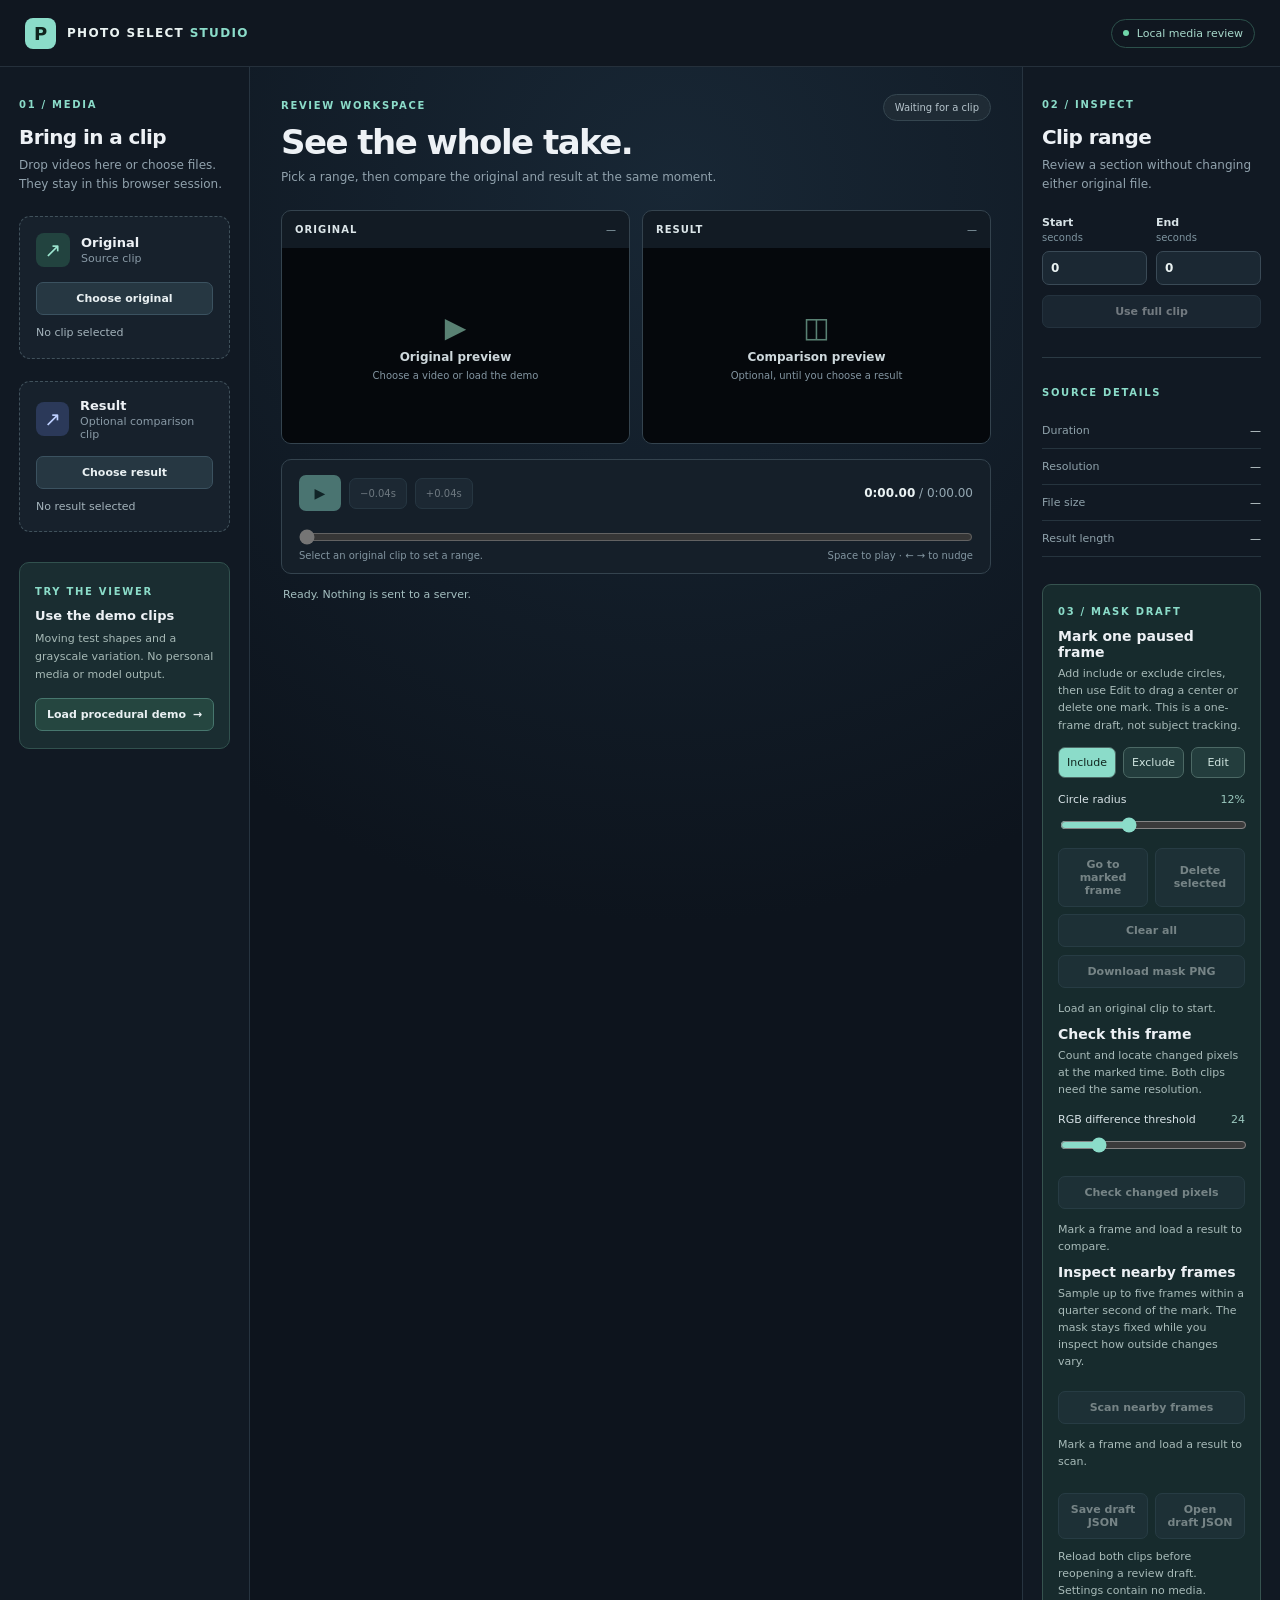
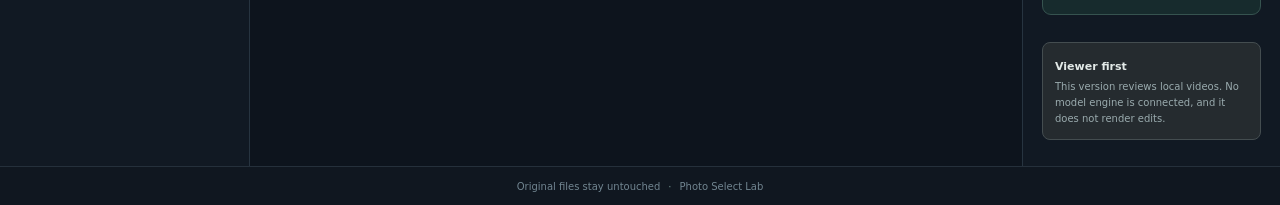
<file: studio/index.html>
<!doctype html>
<html lang="en">
<head>
  <meta charset="utf-8">
  <meta name="viewport" content="width=device-width, initial-scale=1">
  <title>Photo Select Studio</title>
  <link rel="stylesheet" href="style.css">
  <script src="app.js" defer></script>
</head>
<body>
  <div class="app">
    <header class="topbar">
      <div class="brand"><span class="brand-mark">P</span><span>PHOTO SELECT <strong>STUDIO</strong></span></div>
      <span class="local-badge"><span class="dot"></span> Local media review</span>
    </header>

    <div class="layout">
      <aside class="library" aria-label="Media inputs">
        <div class="section-title"><span>01 / MEDIA</span><h2>Bring in a clip</h2><p>Drop videos here or choose files. They stay in this browser session.</p></div>

        <section class="asset" id="source-drop">
          <div class="asset-heading"><span class="asset-icon">↗</span><div><h3>Original</h3><p>Source clip</p></div></div>
          <button class="file-button" id="choose-source" type="button">Choose original</button>
          <div class="file-meta" id="source-file">No clip selected</div>
        </section>

        <section class="asset" id="result-drop">
          <div class="asset-heading"><span class="asset-icon result-icon">↗</span><div><h3>Result</h3><p>Optional comparison clip</p></div></div>
          <button class="file-button" id="choose-result" type="button">Choose result</button>
          <div class="file-meta" id="result-file">No result selected</div>
        </section>

        <div class="demo-card">
          <span class="eyebrow">TRY THE VIEWER</span>
          <h3>Use the demo clips</h3>
          <p>Moving test shapes and a grayscale variation. No personal media or model output.</p>
          <button class="secondary" id="load-demo" type="button">Load procedural demo <span>→</span></button>
        </div>
      </aside>

      <main class="editor">
        <div class="editor-heading"><div><span class="eyebrow">REVIEW WORKSPACE</span><h1>See the whole take.</h1><p>Pick a range, then compare the original and result at the same moment.</p></div><span id="session-state" class="state-pill">Waiting for a clip</span></div>

        <div class="monitor-grid" id="monitor-grid">
          <section class="monitor">
            <div class="monitor-heading"><span>ORIGINAL</span><span id="source-resolution">—</span></div>
            <div class="video-shell"><video id="source-video" preload="metadata" playsinline muted></video><canvas id="mask-canvas" aria-label="Click to mark the paused original frame"></canvas><div id="source-empty" class="empty-state"><span>▶</span><strong>Original preview</strong><small>Choose a video or load the demo</small></div></div>
          </section>
          <section class="monitor">
            <div class="monitor-heading"><span>RESULT</span><span id="result-resolution">—</span></div>
            <div class="video-shell"><video id="result-video" preload="metadata" playsinline muted></video><div id="result-empty" class="empty-state"><span>◫</span><strong>Comparison preview</strong><small>Optional, until you choose a result</small></div></div>
          </section>
        </div>

        <section class="compare-panel" id="compare-panel" aria-label="Wipe comparison" hidden>
          <div class="compare-heading"><div><span class="eyebrow">WIPE COMPARE</span><h2>Look at the same frame.</h2></div><span id="compare-times">—</span></div>
          <canvas id="compare-canvas" aria-label="Original and result frames in a wipe comparison"></canvas>
          <label for="compare-wipe">Show result <span id="compare-percent">50%</span></label>
          <input id="compare-wipe" type="range" min="0" max="100" value="50" aria-label="Amount of result shown">
          <p id="compare-note">The result appears to the left of the line.</p>
        </section>

        <section class="sheet-panel" id="sheet-panel" aria-label="Range contact sheet" hidden>
          <div class="compare-heading"><div><span class="eyebrow">RANGE REVIEW</span><h2>See six moments together.</h2></div></div>
          <p>Build a local contact sheet from the selected range. If a result is loaded, it appears beside the original.</p>
          <div class="sheet-actions"><button class="secondary" id="build-sheet" type="button">Build contact sheet</button><button class="secondary" id="download-sheet" type="button" disabled>Download PNG</button></div>
          <canvas id="sheet-canvas" aria-label="Six sampled moments from the selected range" hidden></canvas>
          <div class="sheet-jumps" id="sheet-jumps" role="group" aria-label="Jump to sampled moments"></div>
          <p id="sheet-readout" role="status">No sheet built yet.</p>
        </section>

        <section class="transport" aria-label="Playback controls">
          <div class="transport-row"><button class="play-button" id="play-toggle" type="button" disabled aria-label="Play selected clip">▶</button><button class="step-button" id="step-back" type="button" disabled aria-label="Nudge back about 0.04 seconds">−0.04s</button><button class="step-button" id="step-forward" type="button" disabled aria-label="Nudge forward about 0.04 seconds">+0.04s</button><span class="time-label"><strong id="current-time">0:00.00</strong> / <span id="total-time">0:00.00</span></span></div>
          <input id="scrubber" class="scrubber" type="range" min="0" max="1" step="0.01" value="0" disabled aria-label="Clip position">
          <div class="transport-foot"><span id="range-readout">Select an original clip to set a range.</span><span>Space to play · ← → to nudge</span></div>
        </section>

        <p class="status" id="status" role="status" aria-live="polite">Ready. Nothing is sent to a server.</p>
      </main>

      <aside class="inspector" aria-label="Clip details">
        <div class="section-title"><span>02 / INSPECT</span><h2>Clip range</h2><p>Review a section without changing either original file.</p></div>
        <div class="range-fields"><label for="range-start">Start <span>seconds</span><input id="range-start" type="number" min="0" step="0.01" value="0" disabled></label><label for="range-end">End <span>seconds</span><input id="range-end" type="number" min="0" step="0.01" value="0" disabled></label></div>
        <button class="secondary" id="use-full" type="button" disabled>Use full clip</button>
        <div class="divider"></div>
        <span class="eyebrow">SOURCE DETAILS</span>
        <dl class="details"><div><dt>Duration</dt><dd id="detail-duration">—</dd></div><div><dt>Resolution</dt><dd id="detail-resolution">—</dd></div><div><dt>File size</dt><dd id="detail-size">—</dd></div><div><dt>Result length</dt><dd id="detail-result">—</dd></div></dl>
        <section class="mask-panel" aria-label="Mask draft">
          <span class="eyebrow">03 / MASK DRAFT</span>
          <h3>Mark one paused frame</h3>
          <p>Add include or exclude circles, then use Edit to drag a center or delete one mark. This is a one-frame draft, not subject tracking.</p>
          <div class="mask-modes"><button id="mask-include" type="button" aria-pressed="true">Include</button><button id="mask-exclude" type="button" aria-pressed="false">Exclude</button><button id="mask-edit" type="button" aria-pressed="false">Edit</button></div>
          <label class="mask-radius" for="mask-radius">Circle radius <span id="mask-radius-value">12%</span><input id="mask-radius" type="range" min="2" max="30" step="1" value="12"></label>
          <div class="mask-actions"><button class="secondary" id="mask-frame" type="button" disabled>Go to marked frame</button><button class="secondary" id="mask-delete" type="button" disabled>Delete selected</button><button class="secondary" id="mask-clear" type="button" disabled>Clear all</button></div>
          <button class="secondary mask-download" id="mask-download" type="button" disabled>Download mask PNG</button>
          <p class="mask-readout" id="mask-readout">Load an original clip to start.</p>
          <h3>Check this frame</h3>
          <p>Count and locate changed pixels at the marked time. Both clips need the same resolution.</p>
          <label class="mask-radius" for="difference-threshold">RGB difference threshold <span id="difference-threshold-value">24</span><input id="difference-threshold" type="range" min="1" max="128" step="1" value="24"></label>
          <button class="secondary mask-download" id="mask-difference" type="button" disabled>Check changed pixels</button>
          <p class="mask-readout" id="difference-readout" role="status">Mark a frame and load a result to compare.</p>
          <canvas id="difference-map" role="img" aria-label="Dimmed original frame with changed pixels in green inside the mask and coral outside" hidden></canvas>
          <p id="difference-legend">Green: changed inside mask · Coral: changed outside mask</p>
          <h3>Inspect nearby frames</h3>
          <p>Sample up to five frames within a quarter second of the mark. The mask stays fixed while you inspect how outside changes vary.</p>
          <button class="secondary mask-download" id="flicker-scan" type="button" disabled>Scan nearby frames</button>
          <p class="mask-readout" id="flicker-readout" role="status">Mark a frame and load a result to scan.</p>
          <div class="flicker-samples" id="flicker-samples" aria-label="Sampled frames"></div>
          <div class="draft-actions"><button class="secondary" id="save-draft" type="button" disabled>Save draft JSON</button><button class="secondary" id="open-draft" type="button" disabled>Open draft JSON</button></div>
          <p class="draft-note">Reload both clips before reopening a review draft. Settings contain no media.</p>
        </section>
        <div class="engine-note"><strong>Viewer first</strong><p>This version reviews local videos. No model engine is connected, and it does not render edits.</p></div>
      </aside>
    </div>
    <footer>Original files stay untouched <span>·</span> Photo Select Lab</footer>
  </div>
  <input id="source-input" type="file" accept="video/*" hidden>
  <input id="result-input" type="file" accept="video/*" hidden>
  <input id="draft-input" type="file" accept="application/json,.json" hidden>
</body>
</html>
</file>
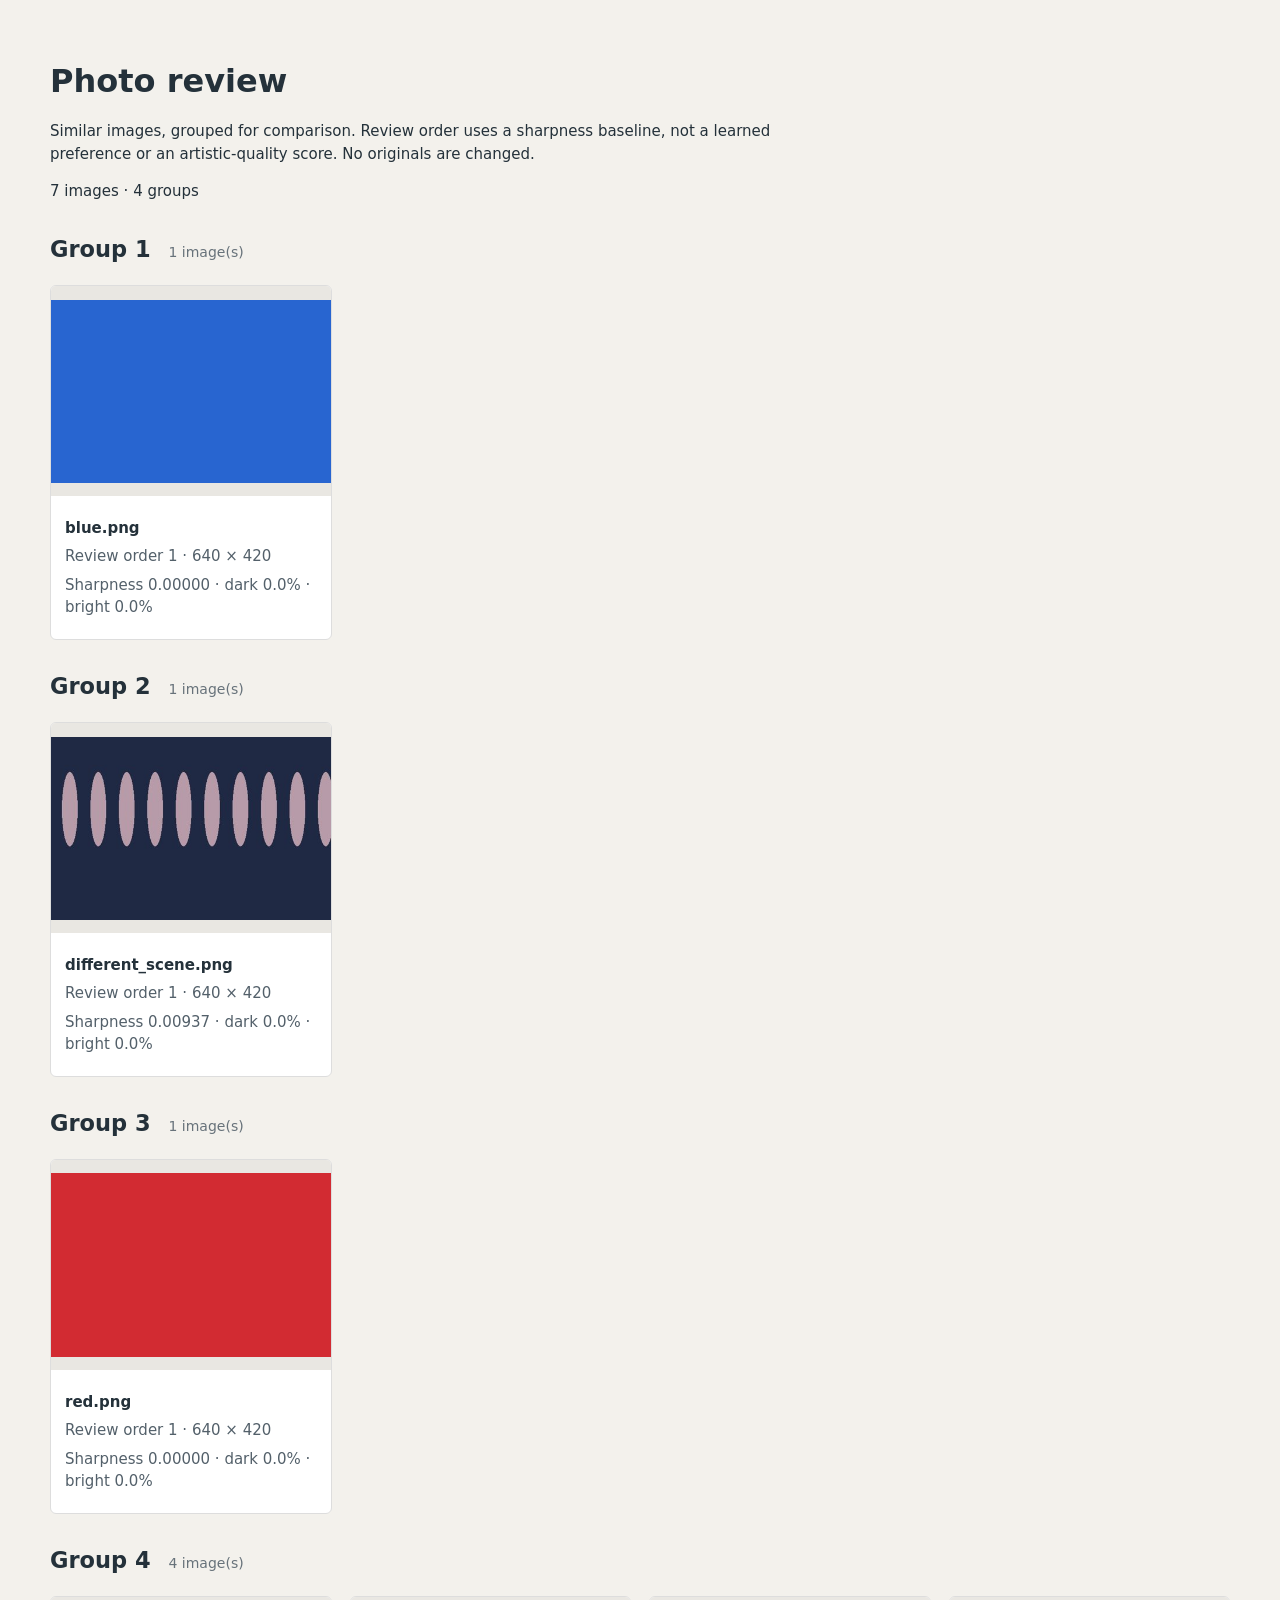
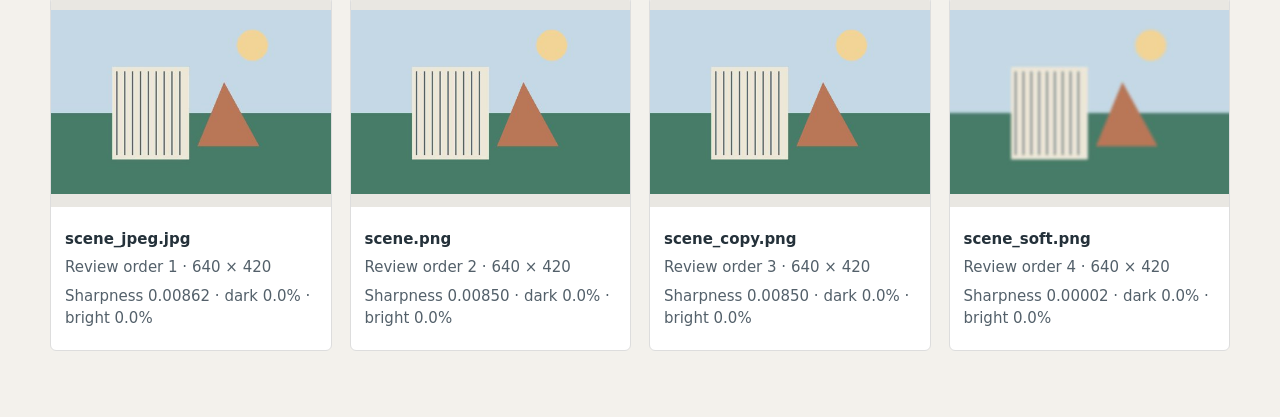
<file: examples/report/index.html>
<!doctype html><html lang="en"><head><meta charset="utf-8">
<meta name="viewport" content="width=device-width,initial-scale=1">
<title>Photo review</title><style>
body{font:15px/1.5 system-ui,sans-serif;margin:0;background:#f3f1ec;color:#24313a}
main{max-width:1180px;margin:auto;padding:36px 24px}h1{font-size:32px;margin-bottom:8px}
small{font-size:14px;color:#67727a;font-weight:400;margin-left:10px}
.grid{display:grid;grid-template-columns:repeat(auto-fill,minmax(270px,1fr));gap:18px}
article{background:white;border:1px solid #ddd;border-radius:6px;overflow:hidden}
img{width:100%;height:210px;object-fit:contain;background:#e9e7e2}
.caption{padding:14px;overflow-wrap:anywhere}.caption p{margin:6px 0;color:#53606a}
section{margin:30px 0}.intro{max-width:800px}
</style></head><body><main><h1>Photo review</h1>
<p class="intro">Similar images, grouped for comparison. Review order uses a sharpness
baseline, not a learned preference or an artistic-quality score. No originals are changed.</p><p>7 images · 4 groups</p><section><h2>Group 1 <small>1 image(s)</small></h2><div class="grid"><article><img loading="lazy" src="thumbnails/b7bbaad53aa1f3e8f26ba873fbe8129078cdd755c5656be2112626cd6e71d147.jpg" alt="blue.png"><div class="caption"><b>blue.png</b><p>Review order 1 &middot; 640 × 420</p><p>Sharpness 0.00000 &middot; dark 0.0% &middot; bright 0.0%</p></div></article></div></section><section><h2>Group 2 <small>1 image(s)</small></h2><div class="grid"><article><img loading="lazy" src="thumbnails/4c435b8710c1c647c7d47175a21d049aca569d884d3506368768c71f846df43c.jpg" alt="different_scene.png"><div class="caption"><b>different_scene.png</b><p>Review order 1 &middot; 640 × 420</p><p>Sharpness 0.00937 &middot; dark 0.0% &middot; bright 0.0%</p></div></article></div></section><section><h2>Group 3 <small>1 image(s)</small></h2><div class="grid"><article><img loading="lazy" src="thumbnails/e1d6414be3643533f69e7779197906b91ee346ded88d80963ab983d60676101b.jpg" alt="red.png"><div class="caption"><b>red.png</b><p>Review order 1 &middot; 640 × 420</p><p>Sharpness 0.00000 &middot; dark 0.0% &middot; bright 0.0%</p></div></article></div></section><section><h2>Group 4 <small>4 image(s)</small></h2><div class="grid"><article><img loading="lazy" src="thumbnails/5556f1e0772211a3b49c3f126b746d798249872c2bb04c51be70ec557ba268c5.jpg" alt="scene_jpeg.jpg"><div class="caption"><b>scene_jpeg.jpg</b><p>Review order 1 &middot; 640 × 420</p><p>Sharpness 0.00862 &middot; dark 0.0% &middot; bright 0.0%</p></div></article><article><img loading="lazy" src="thumbnails/c8d57f89501af4410e1cc7b30115930b014203d676b8cf9e4428b2e58ae9f918.jpg" alt="scene.png"><div class="caption"><b>scene.png</b><p>Review order 2 &middot; 640 × 420</p><p>Sharpness 0.00850 &middot; dark 0.0% &middot; bright 0.0%</p></div></article><article><img loading="lazy" src="thumbnails/c8d57f89501af4410e1cc7b30115930b014203d676b8cf9e4428b2e58ae9f918.jpg" alt="scene_copy.png"><div class="caption"><b>scene_copy.png</b><p>Review order 3 &middot; 640 × 420</p><p>Sharpness 0.00850 &middot; dark 0.0% &middot; bright 0.0%</p></div></article><article><img loading="lazy" src="thumbnails/1005b98007840e22603454d33804ec5fa919baf470dff1929c6624e5bda63536.jpg" alt="scene_soft.png"><div class="caption"><b>scene_soft.png</b><p>Review order 4 &middot; 640 × 420</p><p>Sharpness 0.00002 &middot; dark 0.0% &middot; bright 0.0%</p></div></article></div></section></main></body></html>
</file>
<file: studio/style.css>
:root {
  color-scheme: dark;
  font-family: Inter, ui-sans-serif, system-ui, -apple-system, BlinkMacSystemFont, "Segoe UI", sans-serif;
  background: #0b1017;
  color: #edf1f5;
  font-synthesis: none;
}

* { box-sizing: border-box; }
[hidden] { display: none !important; }
body { margin: 0; min-width: 320px; }
button, input { font: inherit; }
button { cursor: pointer; }
button:disabled { cursor: not-allowed; opacity: .45; }
button:focus-visible, input:focus-visible, a:focus-visible { outline: 2px solid #78d7bf; outline-offset: 3px; }
.app { min-height: 100vh; display: flex; flex-direction: column; }
.topbar { height: 67px; display: flex; align-items: center; justify-content: space-between; gap: 16px; padding: 0 25px; border-bottom: 1px solid #25303b; background: #101720; }
.brand { display: inline-flex; align-items: center; gap: 11px; text-decoration: none; color: #eaf3f2; letter-spacing: .11em; font-size: 12px; font-weight: 700; }
.brand strong { color: #8bdcc9; }
.brand-mark { width: 31px; height: 31px; display: grid; place-items: center; border-radius: 8px; color: #10251e; background: #8bdcc9; font-size: 18px; letter-spacing: 0; }
.local-badge { display: inline-flex; align-items: center; gap: 8px; border: 1px solid #2c514b; color: #a7d9cb; padding: 7px 11px; border-radius: 999px; font-size: 11px; white-space: nowrap; }
.dot { width: 6px; height: 6px; border-radius: 50%; background: #70d6a9; }
.layout { flex: 1; display: grid; grid-template-columns: 250px minmax(0, 1fr) 258px; }
.library, .inspector { padding: 26px 19px; background: #111923; }
.library { border-right: 1px solid #273440; }
.inspector { border-left: 1px solid #273440; }
.section-title > span, .eyebrow { color: #8bdcc9; font-size: 10px; font-weight: 800; letter-spacing: .17em; }
.section-title h2 { margin: 13px 0 7px; font-size: 20px; letter-spacing: -.03em; }
.section-title p, .editor-heading p { margin: 0; color: #91a2ad; font-size: 12px; line-height: 1.6; }
.asset { margin-top: 22px; padding: 16px; border: 1px dashed #40515b; border-radius: 11px; background: #17212c; transition: background .15s, border-color .15s; }
.asset.dragging { border-color: #8bdcc9; background: #203b3a; }
.asset-heading { display: flex; gap: 11px; align-items: center; }
.asset-icon { height: 34px; width: 34px; border-radius: 8px; display: grid; place-items: center; color: #9de6d0; background: #22433f; font-size: 20px; }
.result-icon { color: #bed0ff; background: #2b3959; }
.asset h3, .demo-card h3 { margin: 0 0 2px; font-size: 13px; }
.asset p { margin: 0; color: #899aa6; font-size: 11px; }
.file-button, .secondary { background: #263742; color: #e9f0f2; border: 1px solid #3b5260; border-radius: 7px; padding: 9px 11px; font-size: 11px; font-weight: 700; }
.file-button { width: 100%; margin-top: 15px; }
.file-button:hover, .secondary:hover:not(:disabled), .step-button:hover:not(:disabled) { background: #34505b; }
.file-meta { color: #a4b3bb; font-size: 11px; line-height: 1.5; margin-top: 10px; overflow-wrap: anywhere; }
.demo-card { margin-top: 30px; padding: 17px 15px; background: #1a2d31; border: 1px solid #31514e; border-radius: 10px; }
.demo-card h3 { margin-top: 9px; }
.demo-card p { color: #a6b9b6; font-size: 11px; line-height: 1.6; margin: 7px 0 15px; }
.demo-card .secondary { width: 100%; display: flex; justify-content: space-between; background: #254640; border-color: #47776e; }
.editor { padding: 27px 31px; min-width: 0; background: radial-gradient(circle at 55% 7%, #182735 0%, #0d141d 45%); }
.editor-heading { display: flex; justify-content: space-between; gap: 15px; align-items: flex-start; margin-bottom: 23px; }
.editor-heading h1 { margin: 9px 0 6px; font-size: clamp(23px, 3vw, 34px); letter-spacing: -.045em; }
.state-pill { color: #b6c4cc; background: #1f2b35; border: 1px solid #354650; border-radius: 30px; padding: 7px 11px; font-size: 10px; white-space: nowrap; }
.monitor-grid { display: grid; grid-template-columns: repeat(2, minmax(0, 1fr)); gap: 12px; }
.monitor { min-width: 0; border: 1px solid #34434e; border-radius: 10px; overflow: hidden; background: #121b24; }
.monitor-heading { height: 37px; display: flex; align-items: center; justify-content: space-between; padding: 0 13px; color: #dce6e9; font-size: 10px; font-weight: 800; letter-spacing: .1em; }
.monitor-heading span:last-child { font-weight: 500; color: #91a8b0; letter-spacing: 0; }
.video-shell { position: relative; width: 100%; aspect-ratio: 16 / 9; background: #05080c; }
video { width: 100%; height: 100%; object-fit: contain; display: block; }
.empty-state { position: absolute; inset: 0; display: flex; flex-direction: column; align-items: center; justify-content: center; gap: 6px; color: #8395a1; text-align: center; }
.empty-state span { font-size: 28px; color: #598173; }
.empty-state strong { color: #ced8dc; font-size: 12px; }
.empty-state small { font-size: 10px; }
.compare-panel { margin-top: 15px; padding: 15px; border: 1px solid #36534f; border-radius: 10px; background: #142626; }
.compare-heading { display: flex; justify-content: space-between; align-items: end; gap: 12px; margin-bottom: 10px; }
.compare-heading h2 { margin: 5px 0 0; font-size: 16px; }
.compare-heading > span { color: #a2b7b8; font-size: 10px; font-variant-numeric: tabular-nums; }
#compare-canvas { display: block; width: 100%; height: auto; background: #05080c; border-radius: 6px; }
.compare-panel label { display: flex; justify-content: space-between; margin-top: 12px; font-size: 11px; color: #d6e9e4; }
#compare-wipe { width: 100%; margin: 10px 0 4px; accent-color: #8bdcc9; }
.compare-panel p { margin: 3px 0 0; color: #9eb8b2; font-size: 10px; line-height: 1.5; }
.sheet-panel { margin-top: 15px; padding: 15px; border: 1px solid #36534f; border-radius: 10px; background: #142626; }
.sheet-panel p { color: #9eb8b2; font-size: 11px; line-height: 1.5; }
.sheet-actions { display: flex; gap: 8px; margin: 12px 0; }
.sheet-actions button { flex: 1; }
#sheet-canvas { display: block; width: 100%; max-width: 640px; height: auto; border-radius: 6px; cursor: pointer; }
#sheet-canvas[hidden] { display: none; }
.sheet-jumps { display: flex; flex-wrap: wrap; gap: 6px; margin-top: 9px; }
.sheet-jumps button { padding: 6px 9px; border: 1px solid #36534f; border-radius: 6px; background: #203638; color: #dce9e5; cursor: pointer; }
.sheet-jumps button:hover, .sheet-jumps button:focus-visible { border-color: #8bdcc9; }
.sheet-jumps button[aria-pressed="true"] { border-color: #8bdcc9; background: #315652; }
.transport { margin-top: 15px; padding: 15px 17px 12px; border: 1px solid #34434e; border-radius: 10px; background: #151f29; }
.transport-row { display: flex; align-items: center; gap: 8px; }
.play-button { height: 36px; width: 42px; border: 0; border-radius: 7px; color: #0d2c26; background: #8bdcc9; font-size: 14px; }
.play-button:hover:not(:disabled) { background: #aae9d8; }
.step-button { padding: 9px 10px; border: 1px solid #3b5260; border-radius: 7px; color: #d8e2e7; background: #253541; font-size: 10px; }
.time-label { margin-left: auto; color: #95a8b2; font-variant-numeric: tabular-nums; font-size: 12px; white-space: nowrap; }
.time-label strong { color: #eaf2f3; }
.scrubber { width: 100%; margin: 18px 0 5px; accent-color: #8bdcc9; cursor: pointer; }
.transport-foot { display: flex; justify-content: space-between; gap: 12px; color: #8295a0; font-size: 10px; }
.status { margin: 14px 2px; min-height: 18px; color: #a4bfc0; font-size: 11px; }
.range-fields { display: grid; grid-template-columns: 1fr 1fr; gap: 9px; margin-top: 22px; }
.range-fields label { color: #d7e2e6; font-size: 11px; font-weight: 700; }
.range-fields label span { display: block; margin-top: 3px; color: #7e949f; font-weight: 400; font-size: 10px; }
.range-fields input { width: 100%; margin-top: 8px; padding: 9px 8px; border-radius: 7px; border: 1px solid #3a4a56; color: #eaf2f2; background: #1b2833; font-size: 12px; }
.inspector > .secondary { width: 100%; margin-top: 10px; }
.divider { height: 1px; background: #2b3a44; margin: 29px 0 23px; }
.details { margin: 13px 0 0; }
.details div { display: flex; justify-content: space-between; gap: 10px; border-bottom: 1px solid #26343e; padding: 11px 0; font-size: 11px; }
.details dt { color: #8fa2ab; }
.details dd { margin: 0; text-align: right; color: #dce7e9; font-variant-numeric: tabular-nums; }
.engine-note { margin-top: 27px; border-radius: 8px; border: 1px solid #444d50; padding: 12px; background: #252b2f; }
.engine-note strong { color: #e2e9e7; font-size: 11px; }
.engine-note p { color: #9aabae; font-size: 10px; line-height: 1.6; margin: 5px 0 0; }
footer { display: flex; gap: 8px; align-items: center; justify-content: center; height: 39px; color: #718590; background: #101720; border-top: 1px solid #25303b; font-size: 10px; }
footer span { color: #6b8a86; }

@media (max-width: 1180px) {
  .layout { grid-template-columns: 230px minmax(0, 1fr); }
  .inspector { grid-column: 1 / -1; border-left: 0; border-top: 1px solid #273440; display: grid; grid-template-columns: 1fr 220px 1fr; gap: 14px 25px; align-items: start; }
  .inspector .section-title { grid-row: span 2; }
  .inspector .range-fields { margin-top: 0; }
  .inspector .divider { display: none; }
  .inspector .eyebrow, .inspector .details, .inspector .engine-note { grid-column: 3; }
  .inspector .eyebrow { grid-row: 1; }
  .inspector .details { grid-row: 2 / span 2; margin-top: 0; }
  .inspector .engine-note { grid-row: 4; }
}

@media (max-width: 740px) {
  .topbar { padding: 0 15px; }
  .local-badge { font-size: 0; padding: 9px; }
  .layout { display: flex; flex-direction: column; }
  .editor { order: 1; padding: 22px 15px; }
  .library { order: 2; border: 0; border-top: 1px solid #273440; }
  .inspector { order: 3; display: block; }
  .inspector .range-fields { margin-top: 20px; }
  .inspector .divider { display: block; }
  .inspector .details { margin-top: 13px; }
  .editor-heading { display: block; }
  .state-pill { display: inline-block; margin-top: 15px; }
  .monitor-grid { grid-template-columns: 1fr; }
  .transport-foot { flex-direction: column; gap: 4px; }
}

#mask-canvas { position: absolute; inset: 0; width: 100%; height: 100%; cursor: crosshair; touch-action: none; }
.mask-panel { margin-top: 27px; padding: 15px; border: 1px solid #36534f; border-radius: 9px; background: #172b2d; }
.mask-panel h3 { margin: 9px 0 5px; font-size: 14px; }
.mask-panel p { margin: 0 0 13px; color: #a8bbb9; font-size: 11px; line-height: 1.55; }
.mask-modes, .mask-actions { display: flex; gap: 7px; }
.mask-modes button { flex: 1; padding: 8px; border: 1px solid #4c6965; border-radius: 7px; color: #cfe4df; background: #233d3d; font-size: 11px; }
.mask-modes button[aria-pressed="true"] { color: #10251e; background: #8bdcc9; }
.mask-radius { display: block; margin: 15px 0; color: #d7e2e6; font-size: 11px; }
.mask-radius span { float: right; color: #9bc8be; }
.mask-radius input { display: block; width: 100%; margin-top: 11px; accent-color: #8bdcc9; }
.mask-actions { flex-wrap: wrap; }
.mask-actions .secondary { flex: 1; min-width: 90px; }
.mask-panel .mask-download { width: 100%; margin-top: 8px; }
.mask-panel .mask-readout { margin: 12px 0 0; }
#difference-map { display: block; width: 100%; max-width: 640px; height: auto; margin-top: 9px; border-radius: 6px; }
#difference-map[hidden], #difference-map[hidden] + #difference-legend { display: none; }
.flicker-samples { display: flex; flex-wrap: wrap; gap: 6px; margin-top: 9px; }
.flicker-samples button { padding: 6px 8px; border: 1px solid #4c6965; border-radius: 6px; color: #cfe4df; background: #233d3d; font-size: 11px; }
.flicker-samples button:hover, .flicker-samples button:focus-visible { border-color: #8bdcc9; }
@media (max-width: 1180px) {
  .mask-panel { grid-column: 1 / -1; grid-row: 5; margin-top: 0; }
}
@media (max-width: 740px) {
  .mask-panel { margin-top: 24px; }
}

.draft-actions { display: flex; gap: 7px; margin-top: 14px; }
.draft-actions .secondary { flex: 1; }
.mask-panel .draft-note { margin: 9px 0 0; }
</file>
